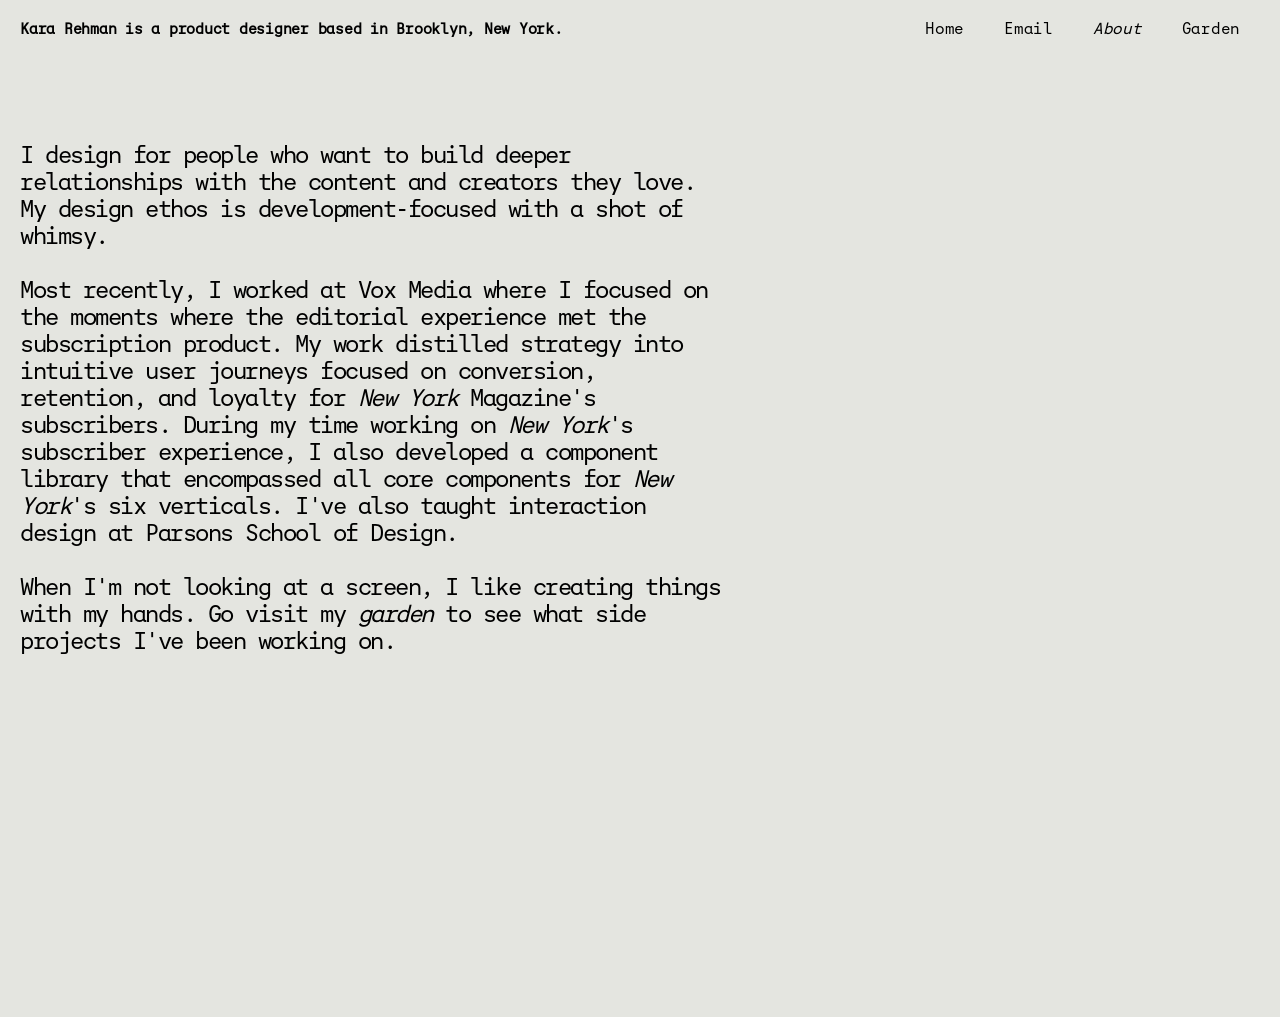
<file: about.html>
<html>
  <head>
     <title>Kara Rehman</title>
     <meta property="og:title" content="Kara Rehman">
     <meta property="og:type" content="website">
     <meta property="og:url" content="https://kararehman.github.io/">
     <meta property="og:description" content="Kara Rehman is a product designer based in Brooklyn, New York.">
     <meta property="og:site_name" content="Kara">
     <meta property="og:image" content="docs/mobileonboardingflow.png">
     <meta name="viewport" content="width=device-width, initial-scale=1.0">
     <link rel="stylesheet" href="style.css">
      <link id="theme-stylesheet" rel="stylesheet" href="style.css">
     <link href="line.css">
    </head>
  
     <body>
  <div class="header">
       <h1>Kara Rehman is a product designer based in Brooklyn, New York.</h1>
  <div class="navigation">
    <div class="navbutton"><a href="index.html">Home</a></div>
    <div class="navbutton"><a href="mailto: karaewilson16@gmail.com">Email</a></div>
      <div class="navbutton"><a href="about.html"><i>About</i></a></div>
    <div class="navbutton"><a href="garden.html">Garden</a></div>
    </div>
    </div>
       <div class="aboutdescription"><p> 
         I design for people who want to build deeper relationships with the content and creators they love. My design ethos is development-focused with a shot of whimsy. 
         <br><br>
         Most recently, I worked at Vox Media where I focused on the moments where the editorial experience met the subscription product. My work distilled strategy into intuitive user journeys focused on conversion, retention, and loyalty for <i>New York</i> Magazine's subscribers. During my time working on <i>New York</i>'s subscriber experience, I also developed a component library that encompassed all core components for <i>New York</i>'s six verticals. I've also taught interaction design at Parsons School of Design. 
         
         <br><br>

         When I'm not looking at a screen, I like creating things with my hands. Go visit my <a href="garden.html"><i>garden</i></a> to see what side projects I've been working on. 
       </p></div>
        <button id="theme-toggle" onclick="toggleTheme()">Switch Theme</button>

                <script src="script.js"></script>

     </body>
</html>
</file>
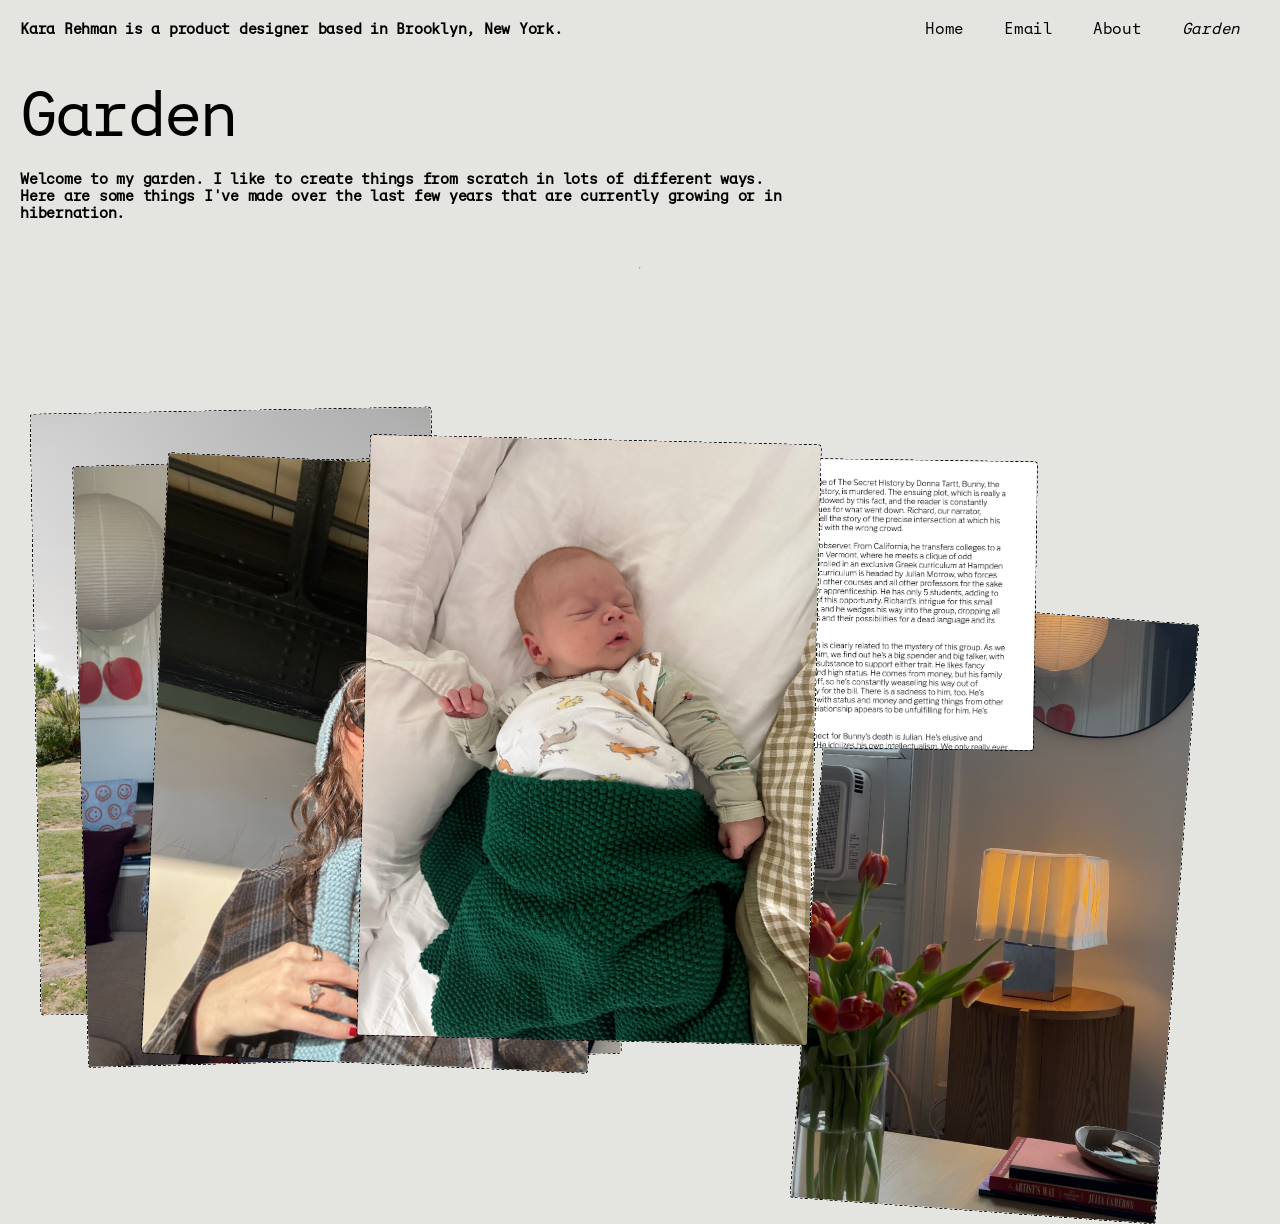
<file: garden.html>
<html>
  <head>
     <title>Kara Rehman</title>
     <meta property="og:title" content="Kara Rehman">
     <meta property="og:type" content="website">
     <meta property="og:url" content="https://kararehman.github.io/">
     <meta property="og:description" content="Kara Rehman is a product designer based in Brooklyn, New York.">
     <meta property="og:site_name" content="Kara">
     <meta property="og:image" content="docs/mobileonboardingflow.png">
     <meta name="viewport" content="width=device-width, initial-scale=1.0">
     <link rel="stylesheet" href="style.css">
    <link id="theme-stylesheet" rel="stylesheet" href="style.css">
     <link href="line.css">
    <script src="script.js"></script>
    </head>
  
     <body>

       <div class="header">
       <h1>Kara Rehman is a product designer based in Brooklyn, New York.</h1>
  <div class="navigation">
        <div class="navbutton"><a href="index.html">Home</a></div>
    <div class="navbutton"><a href="mailto: karaewilson16@gmail.com">Email</a></div>
    <div class="navbutton"><a href="about.html">About</a></div>
       <div class="navbutton"><a href="garden.html"><i>Garden</i></a></div>
    </div>
    </div>
       
       <div class="gardentitle">Garden</div>
       <h1>Welcome to my garden. I like to create things from scratch in lots of different ways. Here are some things I've made over the last few years that are currently growing or in hibernation.</h1>
       <br>
       <hr>
       <br>
       
       <div class="garden-container">

       <div class="gardenproj-container">
         <div class="gardenproject-title">My own wedding dress!</div>
        <div class="gardenproject-description"><i>Made with fabric I found in Pakistan while shopping with my in-laws.</i></div>
       <img class="gardenimg" src="docs/weddingdress.png">
        </div> 

         <div class="gardenproj-container">
         <div class="gardenproject-title">A winter sweater</div>
          <div class="gardenproject-description"><i>To keep warm.</i></div>
        <img class="gardenimg" src="docs/sweater.png">
        </div>  

          <div class="gardenproj-container">
         <div class="gardenproject-title">Lamp</div>
          <div class="gardenproject-description"><i>Husband x Wife collab</i></div>
        <img class="gardenimg" src="docs/lamp.jpg">
        </div>  

         <div class="gardenproj-container">
         <div class="gardenproject-title">A personal book archive</div>
        <div class="gardenproject-description"><i>A website to document the reflective essays I wrote after finishing each book I read in 2022 and 2023</i></div>
       <img class="gardenimg" src="docs/karareadsbooks.png">
        </div> 
         
       <div class="gardenproj-container">
         <div class="gardenproject-title">Worm.ly app</div>
          <div class="gardenproject-description"><i>A digital index for book lovers and book clubs.</i></div>
        <img class="gardenimg" src="docs/wormlyapp.png">
        </div>  

         <div class="gardenproj-container">
         <div class="gardenproject-title">This bonnet</div>
        <div class="gardenproject-description"><i>Baby's first knitting project</i></div>
       <img class="gardenimg" src="docs/bonnet.png">
        </div> 

         <div class="gardenproj-container">
         <div class="gardenproject-title">A blanket for my nephew</div>
          <div class="gardenproject-description"><i>Cozy time</i></div>
       <img class="gardenimg" src="docs/beckettblanket.JPG">
        </div> 
         
        </div>
       
       <div id="garden-caption">
  <div class="caption-title"></div>
  <div class="caption-description"></div>
</div>
     </body>
</html>
</file>
<file: style.css>
@font-face {
  font-family: 'AugerMonoRegular';
  src: url('docs/AugerMonoTEST-Regular.otf');
  font-style: normal;
}

@font-face {
  font-family: 'AugerMonoLight';
  src: url('docs/AugerMonoTEST-Light.otf');
  font-style: normal;
}

@font-face {
  font-family: 'AugerMonoBold';
  src: url('docs/AugerMonoTEST-Bold.otf');
  font-style: normal;
}

@font-face {
  font-family: 'AugerMonoMedium';
  src: url('docs/AugerMonoTEST-Medium.otf');
  font-style: normal;
}

html, body {
  height: 100%;
  margin: 0;
  letter-spacing: -0.25px;
}

h1 {
  font-family: 'AugerMonoRegular', 'Courier New';
  font-size: 15px; 
  color: black;
  display: block;
  margin: 20px;
  max-width: 60%;
  align-items: center;
}

.homebutton {
  font-family: 'AugerMonoBold', 'Courier New';
  font-size: 15px; 
  color: black;
  position: fixed;
  top: 20px; 
  left: 20px; 
}

::selection {
background-color: black;
  color: white;
}

body {
  background-color: #E4E5E0;
  display: flex;
  flex-direction: column;
  min-height: 100vh;
}

.header {
  display: flex; 
  flex-direction: row; 
  justify-content: space-between; 
}

.navigation {
padding: 0px 20px; 
  display: flex;
  flex-direction: row; 
}

.navbutton {
  font-family: 'AugerMonoRegular', 'Courier New';
  font-size: 16px; 
  color: black; 
  display: flex; 
  flex-direction: row; 
  padding: 0px 20px;
  align-items: center;     /* Vertical */
}

.navbutton:hover {
  color: red; 
}

a, a:active {
text-decoration: none;
  color: black;
}

.river {
  box-sizing: border-box;
  max-width: 100%;
  padding: 0px 20px;
}

.projectcard {
  width: 100%;
  overflow: hidden;
  flex: 1;
}

.projectcontent {
  margin: 0px;
  overflow: hidden;
}

.projectname {
  font-family: 'AugerMonoRegular', 'Courier New';
  font-size: 24px; 
  color: black;
  display: block;
  margin-bottom: 20px; 
  line-height: 110%;
  text-transform: uppercase; 
  }

.projectname:hover {
  color: red;
}


.projectdescription {
  font-family: 'AugerMonoLight', 'Courier New';
  font-size: 15px; 
  color: black;
  display: block;
  width: 60%;
  margin: 0px 0px 20px 0px;
}

.imgcarousel {
  display: flex;
  flex-direction: row;
  overflow-x: scroll;
  scroll-snap-type: x mandatory;
  align-items: center;
  gap: 16px;
  max-height: 363px;
}

.projectimg {
  padding: 10px 10px 10px 0px; 
  scroll-snap-align: start;
  height: 363px; /* set whatever max height you want */
  max-height: 363px;
  align-items: stretch;
}

.projectimg img {
  border-radius: 10px;
  height: 100%;
  width: auto;
  max-height: 100%;
  object-fit: contain;
}

.projectimg img {
  max-height: 100%;
  width: auto;
  object-fit: contain;
}

.expandedpreview {
  display: none;  
  transition: all 0.3s ease;
}

.projectcard.open .expandedpreview {
  display: block;
}

.projectcard.open .collapsedpreview .projectname:last-child {
  transform: rotate(180deg);
}

.collapsedpreview {
  position: relative; 
  top: 10px;
  display: flex;
  flex-direction: row;
  justify-content: space-between;
  align-items: center;
  cursor: pointer;
}

.collapsedpreview .projectname:last-child {
  display: inline-block;
  transition: transform 0.3s ease;
}

.collapsedpreview .projectname:first-child {
  flex: 1;
}

.aboutdescription {
  font-family: 'AugerMonoRegular', 'Courier New';
  font-size: 24px; 
  letter-spacing: -1.5px;
  color: black;
  max-width: 50ch;
  min-height: 100vh;
  margin: 60px 20px;
}

#theme-toggle {
  font-family: 'AugerMonoRegular', 'Courier New';
  font-size: 16px; 
  padding: 10px 20px; 
  border: black 1px solid; 
  border-radius: 100px;
  position: fixed; 
  bottom: 20px; 
  right: 20px; 
  cursor: pointer; 
  text-transform: none; 
  background-color: #E4E5E0;
  color: black;
  display: none;
}

#theme-toggle:hover {
  background-color: black;
  color: white;
  text-transform: italic; 
}

.gardentitle {
  font-family: 'AugerMonoRegular', 'Courier New';
  font-size: 64px; 
  color: black;
  display: block;
  margin: 20px 0px 0px 20px;
  max-width: 60%;
  letter-spacing: -2px;
}

.gardenproject-title {
  font-family: 'AugerMonoRegular', 'Courier New';
  font-size: 20px; 
  color: black;
  display: block;
  margin: 20px 0px 0px 0px;
}

.gardenproject-description {
  font-family: 'AugerMonoRegular', 'Courier New';
  font-size: 13px; 
  color: black;
  display: block;
  margin: 10px 0px 0px 0px;
}

.garden-container {
  position: relative;
  margin: 20px;
  width: calc(100% - 40px);
  max-width: 1224px;
  min-height: 100vh; /* fallback before JS sets the real height */
  overflow: visible;
}

.gardenproj-container {
  position: absolute;
  cursor: pointer;
}

.gardenproj-container .gardenproject-title,
.gardenproj-container .gardenproject-description {
  display: none;
}

.gardenimg {
  border: 1px dashed black;
  border-radius: 4px;
  display: block;
  max-width: 600px;
  max-height: 600px;
  width: auto;
  height: auto;
  margin: 0;
}

#garden-caption {
  position: fixed;
  bottom: 20px;
  right: 20px;
  max-width: 280px;
  padding: 16px;
  background-color: #E4E5E0;
  opacity: 0;
  pointer-events: none;
  transition: opacity 0.15s ease;
  z-index: 100;
}

#garden-caption.visible {
  opacity: 1;
}

#garden-caption .caption-title {
  font-family: 'AugerMonoRegular', 'Courier New';
  font-size: 16px;
  margin-bottom: 8px;
}

#garden-caption .caption-description {
  font-family: 'AugerMonoRegular', 'Courier New';
  font-size: 13px;
}


/* mobile styles */

@media (min-width: 200px) and (max-width:768px) {
 body {
  margin: 20px;
  padding-top: 40px;
}

  h1 {
  max-width: 100%;
  line-height: 115%;
  margin: 20px 0px 0px 0px;
  position: relative; 
}

  .header {
  margin: 10px 0px 20px 0px;
}

.imgcarousel {
    display: flex;
    flex-direction: row;
    overflow-x: scroll;
    scroll-snap-type: x mandatory;
    -webkit-overflow-scrolling: touch;
    width: 100%;
    height: auto; /* let content define height */
    gap: 16px;
    padding: 0 16px; /* optional: inset so first/last image isn't flush to edge */
    box-sizing: border-box;
  }

.projectimg {
    flex: 0 0 calc(100% - 32px); /* subtract gap+padding so it still snaps one at a time */
    scroll-snap-align: start;
    padding: 20px 0px; /* remove right padding so it fills edge to edge */
    box-sizing: border-box;
  }

 .projectimg img {
    width: 100%;   /* fill the full width */
    height: auto;  /* maintain aspect ratio */
    object-fit: contain;
  }


.projectcard {
  overflow-x: visible; /* or remove overflow-x: hidden — it clips the carousel */
}
  
.projectcontent {
  display: flex;
  flex-direction: column;
  margin: 20px 0px;
}
  
.projecttext, .projecttext::before,
.projecttext::after  {
    width: 100%;
    padding: 0px;
    box-sizing: border-box;
}

  .projectdescription {
  width: 100%;
  }

  .links {
  display: flex; 
  flex-direction: row; 
  justify-content: start; 
  padding: 0px;
}

  .navigation {
  display: flex;
  flex-direction: row; 
  position: fixed;
  justify-content: space-evenly;
  padding: 0px; 
}

.navbutton {
  padding: 0px 10px 0px 0px;
  align-self: flex-end;
  }
  
 .projectcard.open .expandedpreview {
    display: flex;
    flex-direction: column;
  }

  .collapsedpreview {
    position: relative;
    padding-right: 30px; /* make room for the arrow */
  }

  .collapsedpreview .projectname:last-child {
    position: absolute;
    top: 0;
    right: 0;
  }

  .aboutdescription {
  font-size: 18px;
  line-height: 110%;
  display: grid;
  align-items: center;     /* Vertical */
  width: 100%;
  margin: 40px 0px; 
}

  .river {
  box-sizing: border-box;
  max-width: 100%;
  padding: 0px;
}
  
  .projectname {
  font-size: 20px; 
  }

  .thumbnail {
  display: none;
}

  .gardentitle {
  margin: 20px 0px 0px 0px;
}
 .garden-container {
  position: relative;
  width: calc(100% - 40px);
  height: calc(100vh - 40px);
  margin: 0px;
  overflow: hidden;
}

.gardenimg {
  max-width: min(48vw, 220px);
  max-height: min(40vh, 220px);
}

.gardenproj-container .gardenproject-title,
.gardenproj-container .gardenproject-description {
  display: none; /* stays hidden here on mobile too — shown via tap in the caption box */
}

#garden-caption {
  left: 0;
  right: 0;
  bottom: 0;
  width: 100%;
  max-width: 100%;
  transform: none;
  text-align: center;
  padding: 16px 20px;
  box-sizing: border-box;
  border-radius: 0;
}

#scroll-cue {
  display: none; /* nothing to scroll to on mobile — everything fits in one screen */
}
  
}​
</file>
